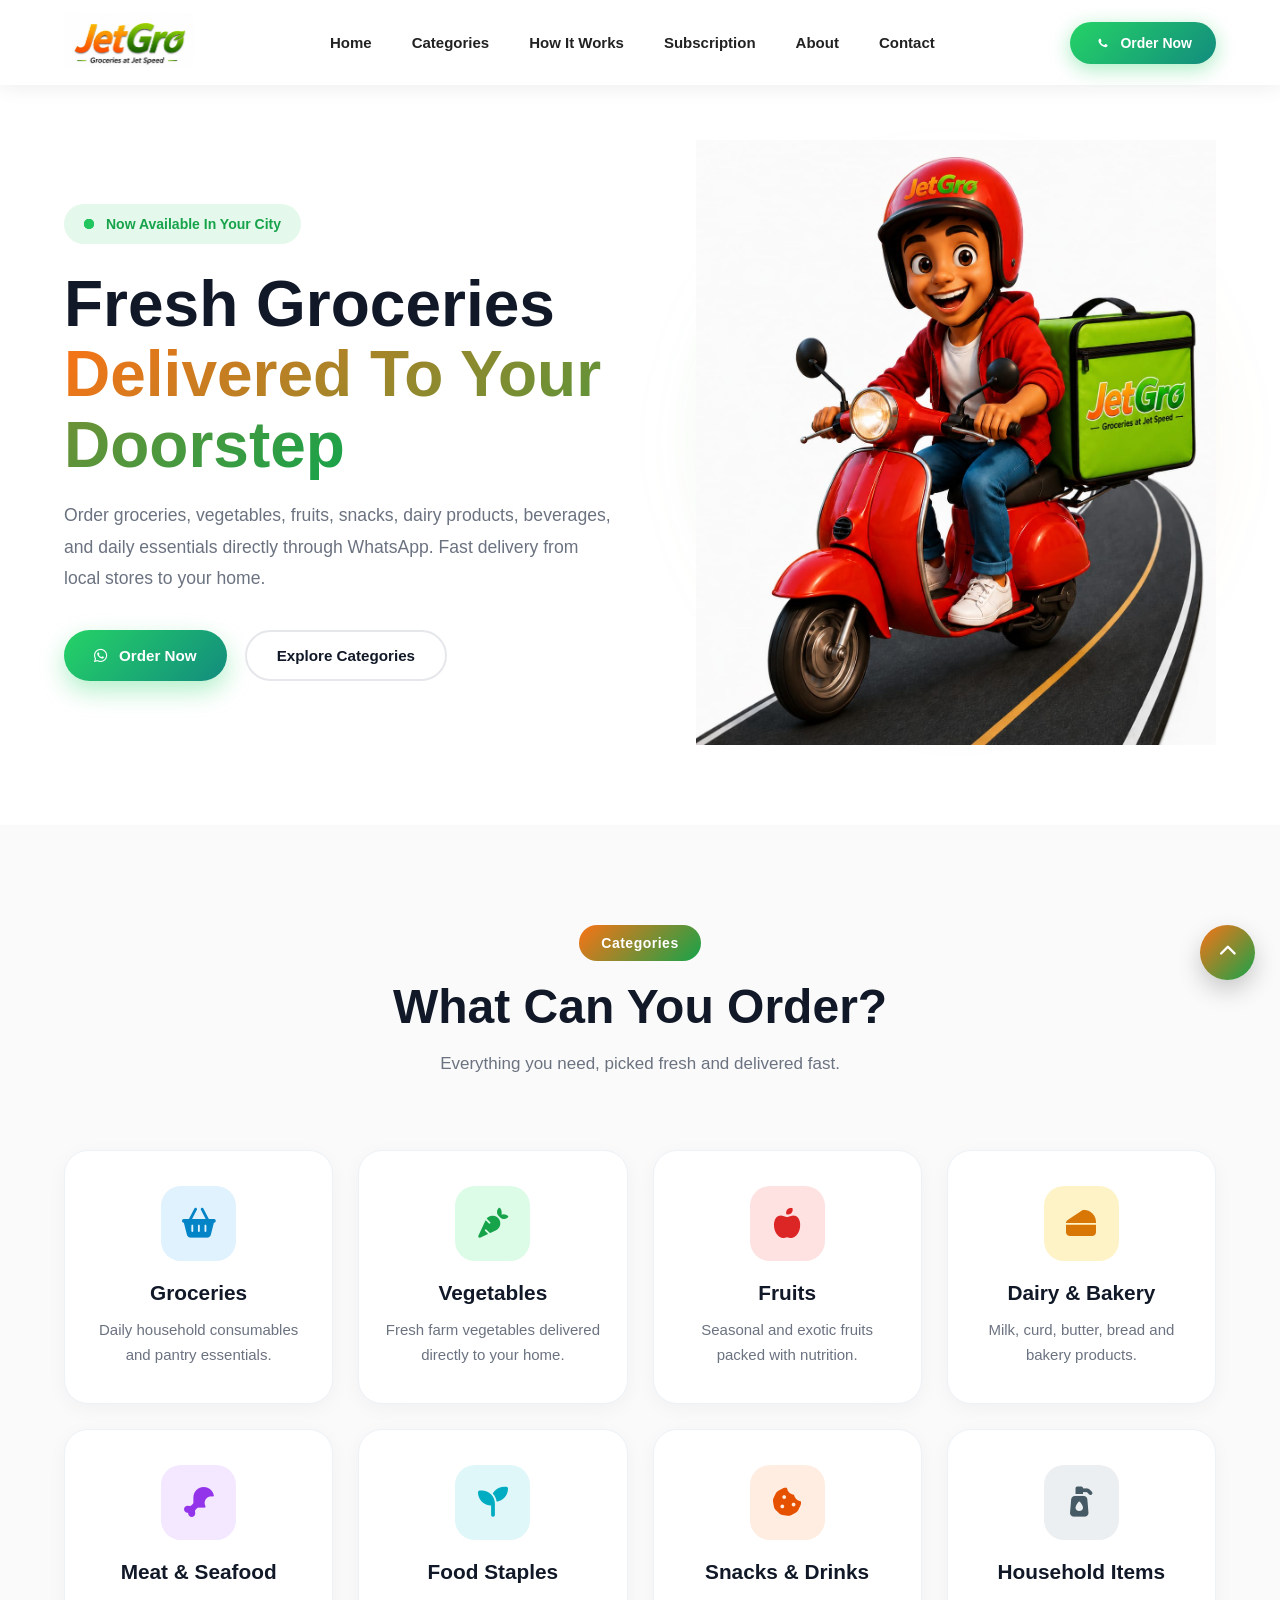
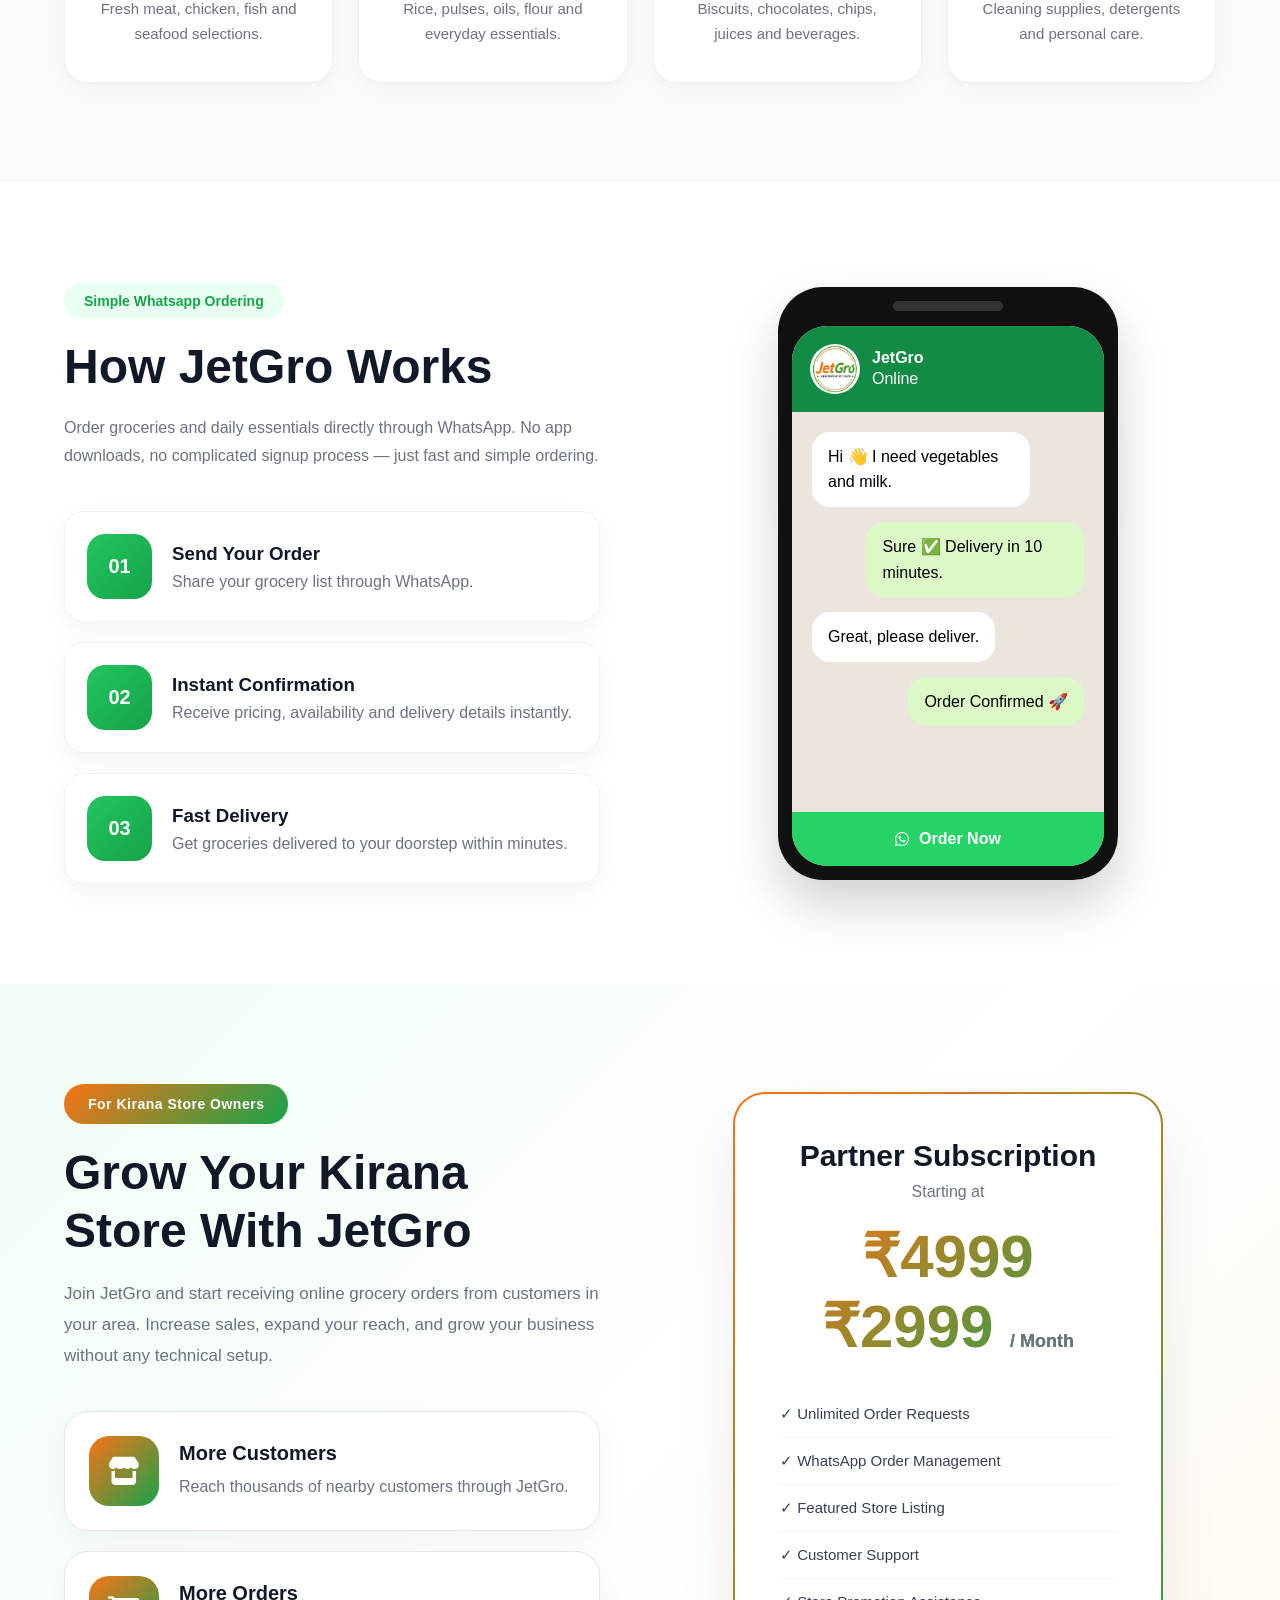
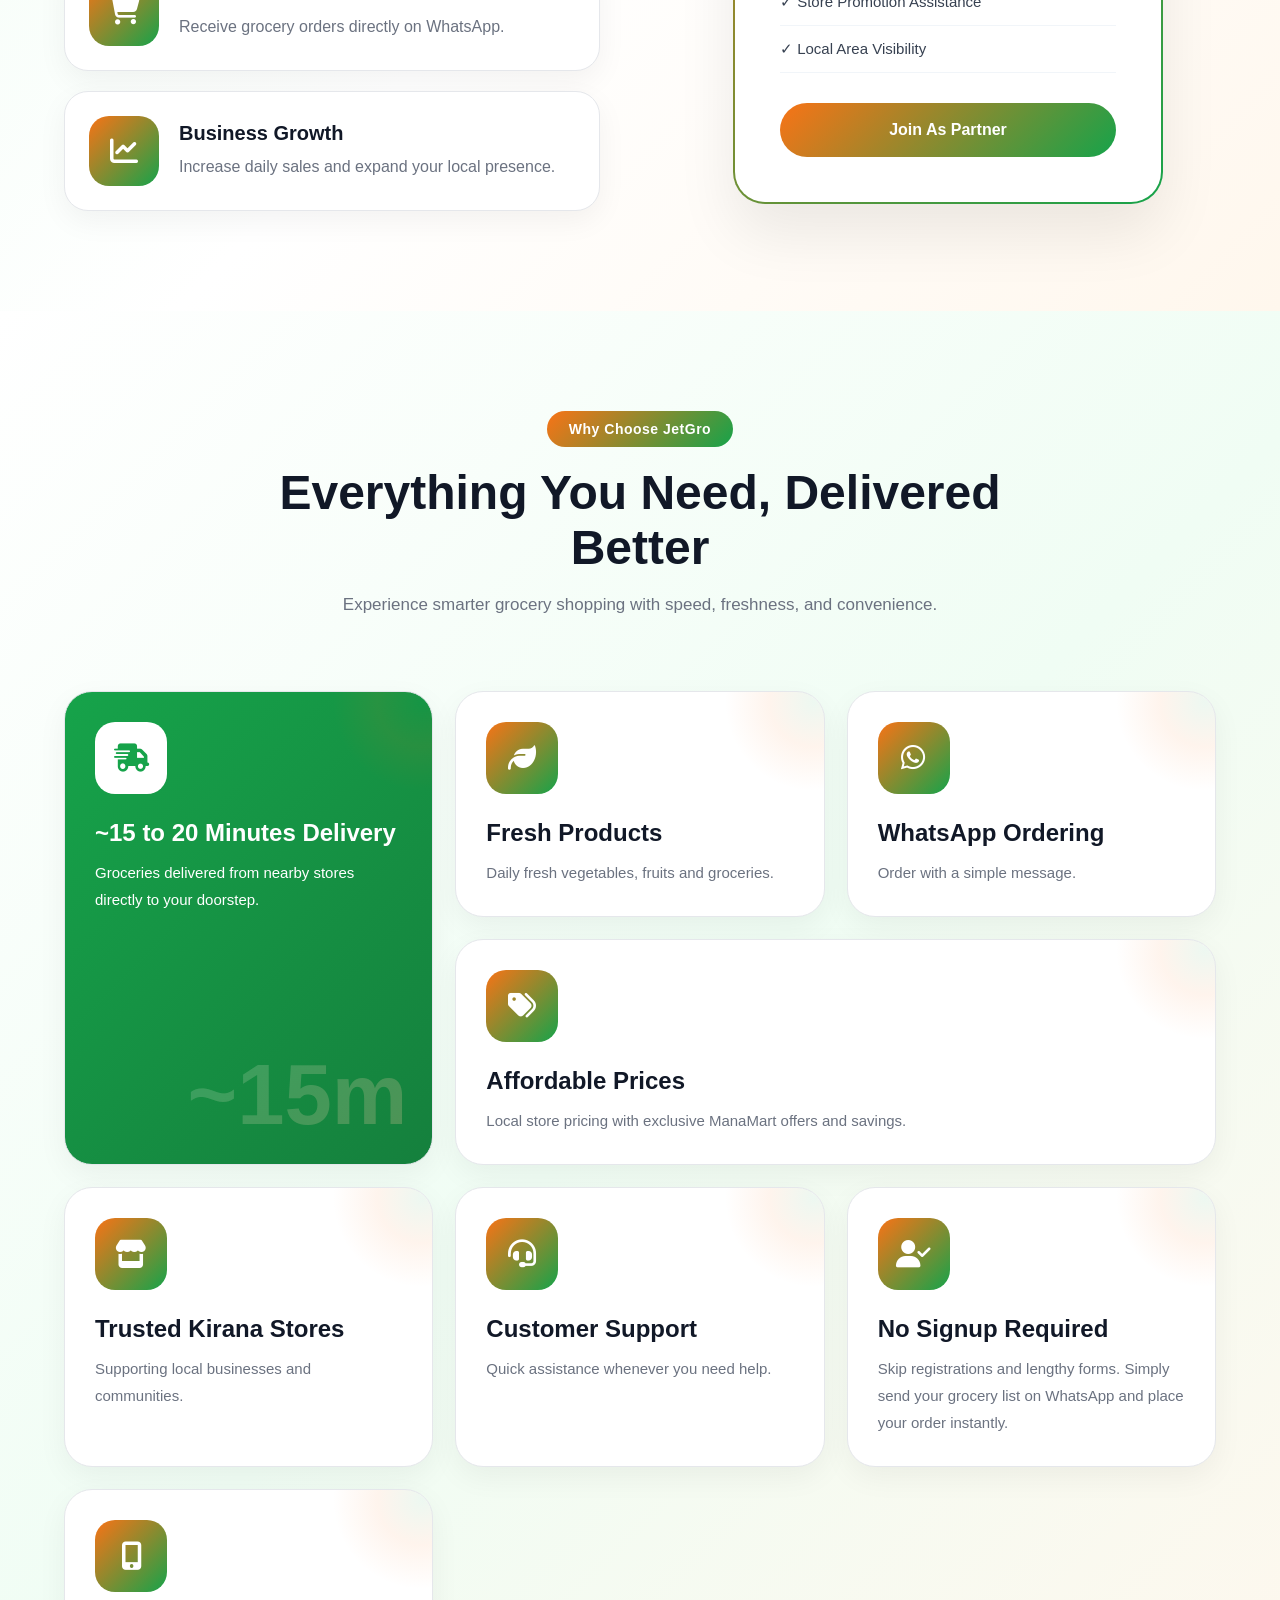
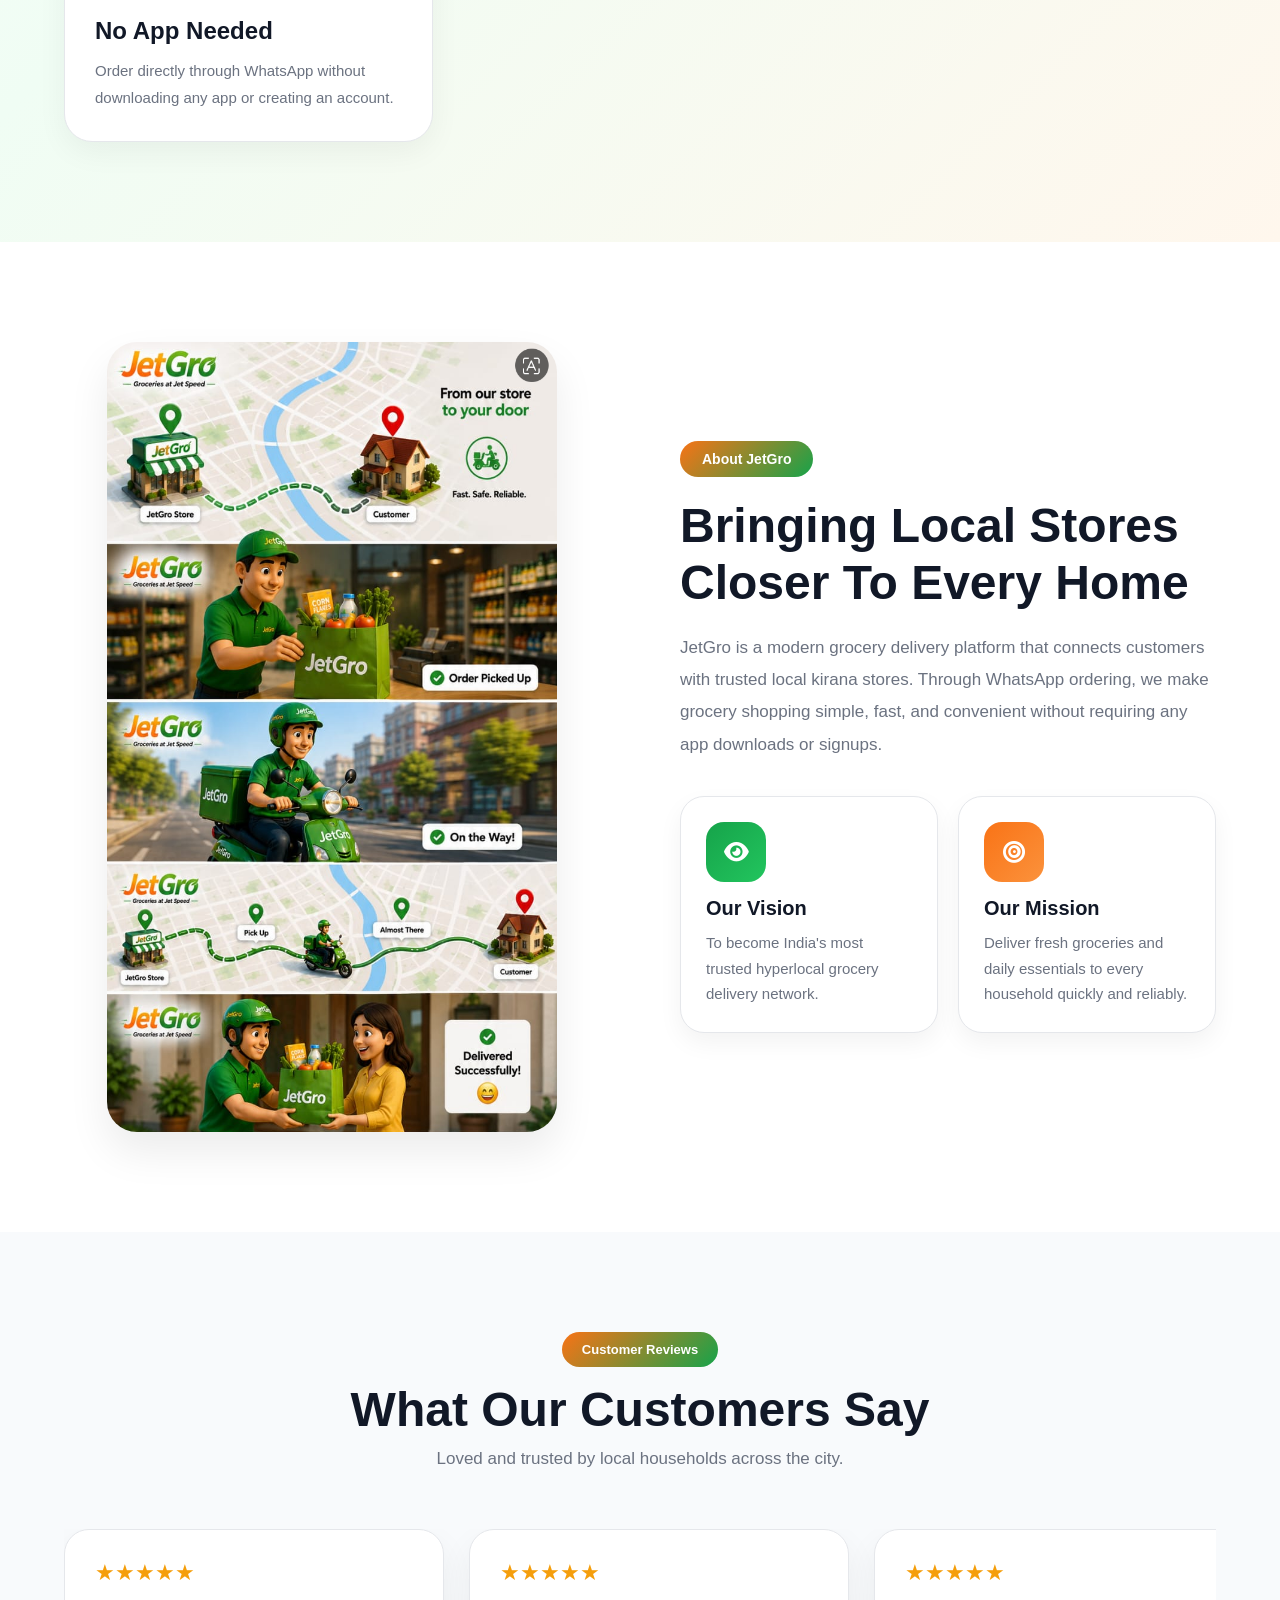
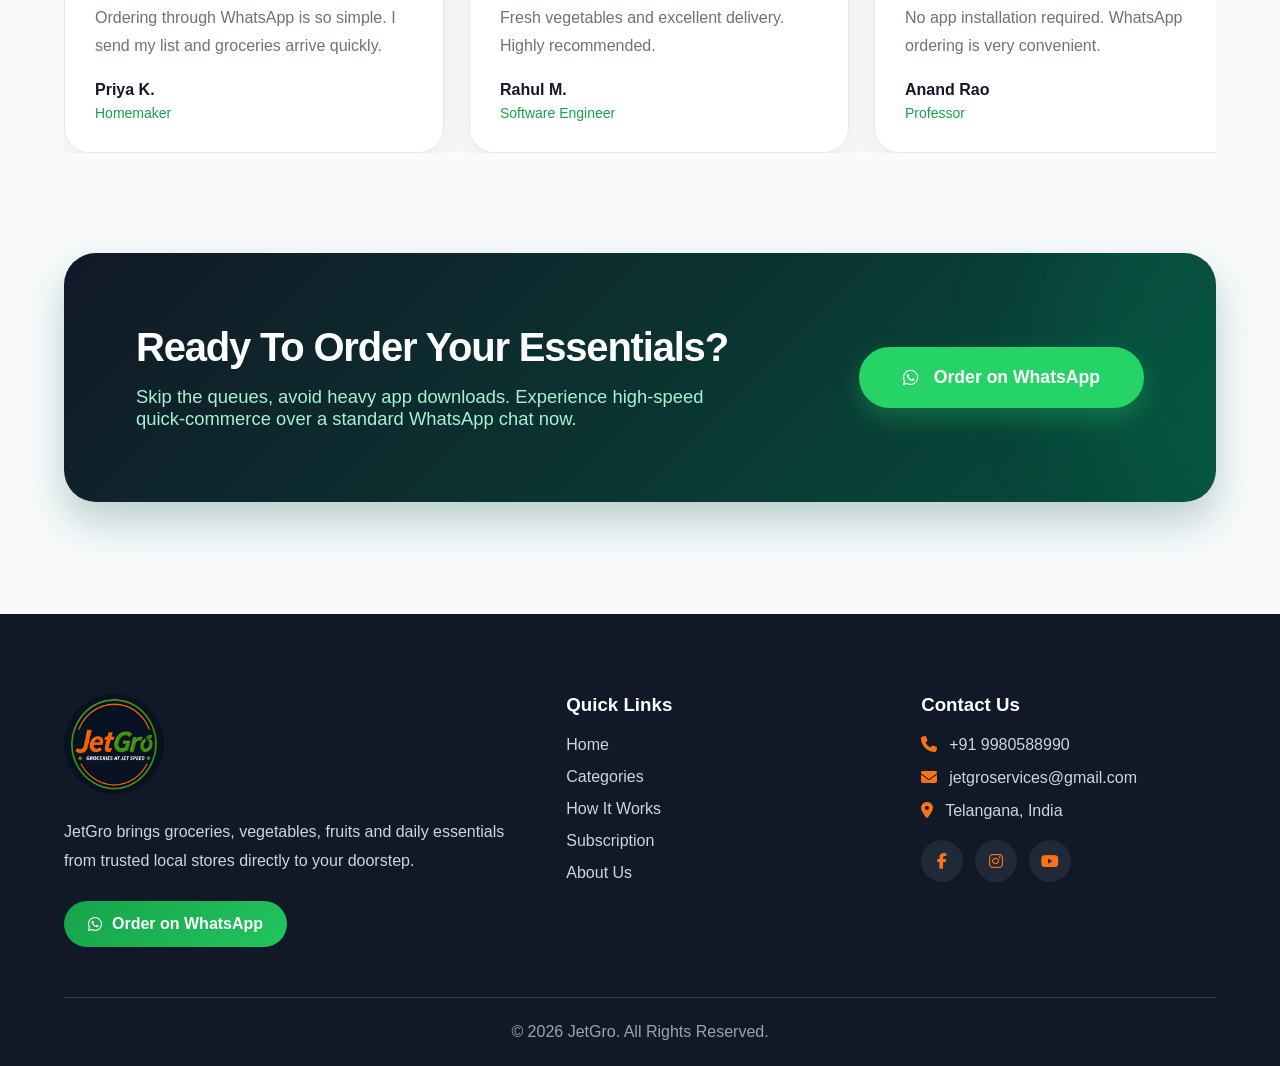
<file: index.html>
<!DOCTYPE html>
<html lang="en">
<head>
    <meta charset="UTF-8">
    <meta name="viewport" content="width=device-width, initial-scale=1.0">
    <title>-JetGro-Groceries At Jet Speed</title>
    <link rel="stylesheet" href="style.css">
    <meta name="description" content="ManaMart delivers groceries from local Kirana stores to your doorstep through WhatsApp ordering. No app required.">
     <link rel="preconnect" href="https://fonts.googleapis.com">
    <link rel="preconnect" href="https://fonts.gstatic.com" crossorigin>
    <link href="https://fonts.googleapis.com/css2?family=Plus+Jakarta+Sans:wght@400;500;600;700;800&display=swap" rel="stylesheet">
    <link rel="stylesheet" href="https://cdnjs.cloudflare.com/ajax/libs/font-awesome/6.4.0/css/all.min.css">
    <link rel="stylesheet" href="https://cdnjs.cloudflare.com/ajax/libs/font-awesome/6.5.1/css/all.min.css">
    <link href="https://fonts.googleapis.com/css2?family=Syne:wght@400;600;700;800&family=DM+Sans:ital,opsz,wght@0,9..40,300;0,9..40,400;0,9..40,500;0,9..40,600;1,9..40,300&display=swap" rel="stylesheet">
</head>
<body>


    <!--Navigation Bar-->


<header class="navbar">
    
    <div class="logo">
        <img src="jetgro logo.png" alt="JetGro">
    </div>

    <nav>
        <ul class="nav-links" id="navLinks">
            <li><a href="#">Home</a></li>
            <li><a href="#categories">Categories</a></li>
            <li><a href="#how-it-works">How It Works</a></li>
            <li><a href="#subscription">Subscription</a></li>
            <li><a href="#our-story">About</a></li>
            <li><a href="#footer1">Contact</a></li>
        </ul>

    
    </nav>

    <div class="nav-right">

        <a href="https://wa.me/919490920566" class="nav-button" target="_blank">
            <svg viewBox="0 0 24 24" fill="currentColor">
                <path d="M17.472 14.382c-.297-.149-1.758-.867-2.03-.967-.273-.099-.471-.148-.67.15-.197.297-.767.966-.94 1.164-.173.199-.347.223-.644.075-.297-.15-1.255-.463-2.39-1.475-.883-.788-1.48-1.761-1.653-2.059-.173-.297-.018-.458.13-.606.134-.133.298-.347.446-.52.149-.174.198-.298.298-.497.099-.198.05-.371-.025-.52-.075-.149-.669-1.612-.916-2.207-.242-.579-.487-.5-.669-.51-.173-.008-.371-.01-.57-.01-.198 0-.52.074-.792.372-.272.297-1.04 1.016-1.04 2.479 0 1.462 1.065 2.875 1.213 3.074.149.198 2.096 3.2 5.077 4.487.709.306 1.262.489 1.694.625.712.227 1.36.195 1.871.118.571-.085 1.758-.719 2.006-1.413.248-.694.248-1.289.173-1.413-.074-.124-.272-.198-.57-.347z"/>
            </svg>
            Order Now
        </a>

        <button class="hamburger" id="hamburger">
            ☰
        </button>

    </div>

</header>



     <!--Hero Section-->





<section class="hero-section" id="Home">

    <div class="container hero-container">

        <!-- Left Content -->
        <div class="hero-content">

            <div class="tagline">
                <span class="ring-dot"></span>
                <span>Now Available In Your City</span>
            </div>

            <h1 class="hero-title">
                Fresh Groceries <br>
                <span class="text-gradient">
                    Delivered To Your Doorstep
                </span>
            </h1>

            <p class="hero-desc">
                Order groceries, vegetables, fruits, snacks, dairy products,
                beverages, and daily essentials directly through WhatsApp.
                Fast delivery from local stores to your home.
            </p>

            <div class="hero-buttons">

                <a href="https://wa.me/919490920566?text=Hi"
                   target="_blank"
                   class="btn btn-primary">
                    <i class="fab fa-whatsapp"></i>
                    Order Now
                </a>

                <a href="#categories" class="btn btn-secondary">
                    Explore Categories
                </a>

            </div>

        </div>

        <!-- Right Image -->
        <div class="hero-image-container">

            <div class="hero-blob"></div>

            <img src="bike.jpeg"
                 alt="ManaMart Delivery"
                 class="hero-img">

        </div>

    </div>

</section>


  

     <!--what can we order-->




<section id="categories" class="categories-section">

    <div class="container">

        <div class="section-header">
            <span class="section-tag">Categories</span>
            <h2 class="section-title">What Can You Order?</h2>
            <p class="section-subtitle">
                Everything you need, picked fresh and delivered fast.
            </p>
        </div>

        <div class="categories-grid">

            <div class="category-card reveal">
                <div class="category-icon color-1">
                    <i class="fas fa-shopping-basket"></i>
                </div>
                <h3>Groceries</h3>
                <p>Daily household consumables and pantry essentials.</p>
            </div>

            <div class="category-card reveal">
                <div class="category-icon color-2">
                    <i class="fas fa-carrot"></i>
                </div>
                <h3>Vegetables</h3>
                <p>Fresh farm vegetables delivered directly to your home.</p>
            </div>

            <div class="category-card reveal">
                <div class="category-icon color-3">
                    <i class="fas fa-apple-alt"></i>
                </div>
                <h3>Fruits</h3>
                <p>Seasonal and exotic fruits packed with nutrition.</p>
            </div>

            <div class="category-card reveal">
                <div class="category-icon color-4">
                    <i class="fas fa-cheese"></i>
                </div>
                <h3>Dairy & Bakery</h3>
                <p>Milk, curd, butter, bread and bakery products.</p>
            </div>

            <div class="category-card reveal">
                <div class="category-icon color-5">
                    <i class="fas fa-drumstick-bite"></i>
                </div>
                <h3>Meat & Seafood</h3>
                <p>Fresh meat, chicken, fish and seafood selections.</p>
            </div>

            <div class="category-card reveal">
                <div class="category-icon color-6">
                    <i class="fas fa-seedling"></i>
                </div>
                <h3>Food Staples</h3>
                <p>Rice, pulses, oils, flour and everyday essentials.</p>
            </div>

            <div class="category-card reveal">
                <div class="category-icon color-7">
                    <i class="fas fa-cookie-bite"></i>
                </div>
                <h3>Snacks & Drinks</h3>
                <p>Biscuits, chocolates, chips, juices and beverages.</p>
            </div>

            <div class="category-card reveal">
                <div class="category-icon color-8">
                    <i class="fas fa-pump-soap"></i>
                </div>
                <h3>Household Items</h3>
                <p>Cleaning supplies, detergents and personal care.</p>
            </div>

        </div>

    </div>

</section>





      <!--how it works-->





 <section class="works-section" id="how-it-works">

    <div class="works-left">

        <span class="works-tag">
            Simple Whatsapp Ordering
        </span>

        <h2>How JetGro Works</h2>

        <p class="works-description">
            Order groceries and daily essentials directly through WhatsApp.
            No app downloads, no complicated signup process — just fast and simple ordering.
        </p>

        <div class="steps-wrapper">

            <div class="work-step">
                <div class="step-number">01</div>

                <div class="step-content">
                    <h3>Send Your Order</h3>
                    <p>Share your grocery list through WhatsApp.</p>
                </div>
            </div>

            <div class="work-step">
                <div class="step-number">02</div>

                <div class="step-content">
                    <h3>Instant Confirmation</h3>
                    <p>Receive pricing, availability and delivery details instantly.</p>
                </div>
            </div>

            <div class="work-step">
                <div class="step-number">03</div>

                <div class="step-content">
                    <h3>Fast Delivery</h3>
                    <p>Get groceries delivered to your doorstep within minutes.</p>
                </div>
            </div>

        </div>

    </div>

    <div class="works-right">

        <div class="phone-container">

            <div class="phone-notch"></div>

            <div class="phone-screen">

                <div class="chat-header">

                    <img src="jetgrodp.jpeg" alt="JetGro DP">

                    <div>
                        <h4>JetGro</h4>
                        <span>Online</span>
                    </div>

                </div>

                <div class="chat-area">

                    <div class="message customer">
                        Hi 👋 I need vegetables and milk.
                    </div>

                    <div class="message store">
                        Sure ✅ Delivery in 10 minutes.
                    </div>

                    <div class="message customer">
                        Great, please deliver.
                    </div>

                    <div class="message store">
                        Order Confirmed 🚀
                    </div>

                </div>

                <a href="https://wa.me/919490920566?text=Hi"
                   class="chat-btn"
                   target="_blank">

                    <i class="fab fa-whatsapp"></i>
                    Order Now

                </a>

            </div>

        </div>

    </div>

</section>



      <!-- Subscription Section -->



<section class="subscription-section" id="subscription">

    <div class="subscription-left">

        <span class="subscription-tag">
            For Kirana Store Owners
        </span>

        <h2>Grow Your Kirana Store With JetGro</h2>

        <p class="subscription-description">
            Join JetGro and start receiving online grocery orders from customers in your area.
            Increase sales, expand your reach, and grow your business without any technical setup.
        </p>

        <div class="subscription-benefits">

            <div class="benefit-card">
                <div class="benefit-icon">
                    <i class="fas fa-store"></i>
                </div>

                <div>
                    <h3>More Customers</h3>
                    <p>Reach thousands of nearby customers through JetGro.</p>
                </div>
            </div>

            <div class="benefit-card">
                <div class="benefit-icon">
                    <i class="fas fa-shopping-cart"></i>
                </div>

                <div>
                    <h3>More Orders</h3>
                    <p>Receive grocery orders directly on WhatsApp.</p>
                </div>
            </div>

            <div class="benefit-card">
                <div class="benefit-icon">
                    <i class="fas fa-chart-line"></i>
                </div>

                <div>
                    <h3>Business Growth</h3>
                    <p>Increase daily sales and expand your local presence.</p>
                </div>
            </div>

        </div>

    </div>

    <div class="subscription-right">

        <div class="subscription-card">

            <div class="subscription-header">
                <h3>Partner Subscription</h3>
                <span>Starting at</span>

                <div class="price">
                 <del>₹4999</del> ₹2999 <small>/ Month</small>
                </div>
            </div>

            <ul class="subscription-features">

                <li>✓ Unlimited Order Requests</li>
                <li>✓ WhatsApp Order Management</li>
                <li>✓ Featured Store Listing</li>
                <li>✓ Customer Support</li>
                <li>✓ Store Promotion Assistance</li>
                <li>✓ Local Area Visibility</li>

            </ul>

            <a href="https://docs.google.com/forms/d/e/1FAIpQLScGev2wZIT6mRET4z8fLim-FOxqXmonutkEa-9noOQAP6VOYg/viewform?usp=header"
               class="subscription-btn"
               target="_blank">

                Join As Partner

            </a>

        </div>

    </div>

</section>



       <!-- why choose us -->



<section class="why-section" id="why-manamart">

    <div class="section-header">
        <span class="section-tag">Why Choose JetGro</span>
        <h2>Everything You Need, Delivered Better</h2>
        <p>
            Experience smarter grocery shopping with speed, freshness, and convenience.
        </p>
    </div>

    <div class="bento-grid">

        <div class="bento-card large">
            <div class="icon-box">
                <i class="fas fa-shipping-fast"></i>
            </div>

            <h3>~15 to 20 Minutes Delivery</h3>

            <p>
                Groceries delivered from nearby stores directly to your doorstep.
            </p>

            <span class="big-number">~15m</span>
        </div>

        <div class="bento-card">
            <div class="icon-box">
                <i class="fas fa-leaf"></i>
            </div>

            <h3>Fresh Products</h3>

            <p>
                Daily fresh vegetables, fruits and groceries.
            </p>
        </div>

        <div class="bento-card">
            <div class="icon-box">
                <i class="fab fa-whatsapp"></i>
            </div>

            <h3>WhatsApp Ordering</h3>

            <p>
                Order with a simple message.
            </p>
        </div>

        <div class="bento-card wide">
            <div class="icon-box">
                <i class="fas fa-tags"></i>
            </div>

            <h3>Affordable Prices</h3>

            <p>
                Local store pricing with exclusive ManaMart offers and savings.
            </p>
        </div>

        <div class="bento-card">
            <div class="icon-box">
                <i class="fas fa-store"></i>
            </div>

            <h3>Trusted Kirana Stores</h3>

            <p>
                Supporting local businesses and communities.
            </p>
        </div>

        <div class="bento-card">
            <div class="icon-box">
                <i class="fas fa-headset"></i>
            </div>

            <h3>Customer Support</h3>

            <p>
                Quick assistance whenever you need help.
            </p>
        </div>

        <div class="bento-card">
    <div class="icon-box">
        <i class="fas fa-user-check"></i>
    </div>

    <h3>No Signup Required</h3>

    <p>
        Skip registrations and lengthy forms. Simply send your grocery list on WhatsApp and place your order instantly.
    </p>
</div>

<div class="bento-card">
    <div class="icon-box">
        <i class="fas fa-mobile-alt"></i>
    </div>

    <h3>No App Needed</h3>

    <p>
        Order directly through WhatsApp without downloading any app or creating an account.
    </p>
</div>

    </div>

</section>




       <!--about grozo -->



<section id="our-story" class="manamart-story">

    <div class="story-wrapper">

        <div class="story-photo-area">
            <img src="stepsmap.png"
                 alt="JetGro Steps Map"
                 class="story-photo">
        </div>

        <div class="story-details">

            <span class="story-badge">
                About JetGro
            </span>

            <h2 class="story-heading">
                Bringing Local Stores Closer To Every Home
            </h2>

            <p class="story-text">
                JetGro is a modern grocery delivery platform that connects
                customers with trusted local kirana stores. Through WhatsApp
                ordering, we make grocery shopping simple, fast, and convenient
                without requiring any app downloads or signups.
            </p>

            <div class="story-highlights">

                <div class="highlight-box">
                    <div class="highlight-icon green-box">
                        <i class="fas fa-eye"></i>
                    </div>

                    <h4>Our Vision</h4>

                    <p>
                        To become India's most trusted hyperlocal grocery
                        delivery network.
                    </p>
                </div>

                <div class="highlight-box">
                    <div class="highlight-icon orange-box">
                        <i class="fas fa-bullseye"></i>
                    </div>

                    <h4>Our Mission</h4>

                    <p>
                        Deliver fresh groceries and daily essentials
                        to every household quickly and reliably.
                    </p>
                </div>

            </div>

        </div>

    </div>

</section>




        <!--customer reviews-->




    <section class="customer-reviews">

    <div class="review-header">
        <span class="review-tag">Customer Reviews</span>

        <h2>What Our Customers Say</h2>

        <p>
            Loved and trusted by local households across the city.
        </p>
    </div>

    <div class="review-slider">

        <div class="review-track">

            <!-- CARD 1 -->
            <div class="review-card">

                <div class="review-stars">
                    ★★★★★
                </div>

                <p>
                    Ordering through WhatsApp is so simple.
                    I send my list and groceries arrive quickly.
                </p>

                <h4>Priya K.</h4>
                <span>Homemaker</span>

            </div>

            <!-- CARD 2 -->
            <div class="review-card">

                <div class="review-stars">
                    ★★★★★
                </div>

                <p>
                    Fresh vegetables and excellent delivery.
                    Highly recommended.
                </p>

                <h4>Rahul M.</h4>
                <span>Software Engineer</span>

            </div>

            <!-- CARD 3 -->
            <div class="review-card">

                <div class="review-stars">
                    ★★★★★
                </div>

                <p>
                    No app installation required.
                    WhatsApp ordering is very convenient.
                </p>

                <h4>Anand Rao</h4>
                <span>Professor</span>

            </div>

            <!-- DUPLICATES FOR LOOP -->

            <div class="review-card">

                <div class="review-stars">
                    ★★★★★
                </div>

                <p>
                    Ordering through WhatsApp is so simple.
                    I send my list and groceries arrive quickly.
                </p>

                <h4>Priya K.</h4>
                <span>Homemaker</span>

            </div>

            <div class="review-card">

                <div class="review-stars">
                    ★★★★★
                </div>

                <p>
                    Fresh vegetables and excellent delivery.
                    Highly recommended.
                </p>

                <h4>Rahul M.</h4>
                <span>Software Engineer</span>

            </div>

            <div class="review-card">

                <div class="review-stars">
                    ★★★★★
                </div>

                <p>
                    No app installation required.
                    WhatsApp ordering is very convenient.
                </p>

                <h4>Anand Rao</h4>
                <span>Professor</span>

            </div>

        </div>

    </div>

    </section>



        <!--banner-->


    <section class="cta-banner-section">
            <div class="container">
                <div class="cta-banner-card reveal">
                    <div class="cta-content">
                        <h2>Ready To Order Your Essentials?</h2>
                        <p>Skip the queues, avoid heavy app downloads. Experience high-speed quick-commerce over a standard WhatsApp chat now.</p>
                    </div>
                    <div class="cta-action">
                        <a href="https://wa.me/919490920566?text=Hi" target="_blank" rel="noopener noreferrer" class="btn btn-whatsapp-lg">
                            <i class="fab fa-whatsapp"></i> Order on WhatsApp
                        </a>
                    </div>
                </div>
            </div>
        </section>





        <!--footer-->


    <footer class="mm-footer" id="footer1">

    <div class="mm-footer-container">

        <!-- Brand -->

        <div class="mm-footer-brand">

            <img src="footerlogo.jpeg"
                 alt="JetGro Logo"
                 class="mm-footer-logo">

            <p>
                JetGro brings groceries, vegetables, fruits and daily essentials
                from trusted local stores directly to your doorstep.
            </p>

            <a href="https://wa.me/919490920566"
               target="_blank"
               class="footer-whatsapp">

                <i class="fab fa-whatsapp"></i>
                Order on WhatsApp

            </a>

        </div>

        <!-- Links -->

        <div class="mm-footer-links">

            <h3>Quick Links</h3>

            <ul>
                <li><a href="#Home">Home</a></li>
                <li><a href="#categories">Categories</a></li>
                <li><a href="#how-it-works">How It Works</a></li>
                <li><a href="#subscription">Subscription</a></li>
                <li><a href="aboutus.html">About Us</a></li>
            </ul>

        </div>

        <!-- Contact -->

        <div class="mm-footer-contact">

            <h3>Contact Us</h3>

            <p>
                <i class="fas fa-phone"></i>
                +91 9980588990
            </p>

            <p>
                <i class="fas fa-envelope"></i>
                jetgroservices@gmail.com
            </p>

            <p>
                <i class="fas fa-map-marker-alt"></i>
                Telangana, India
            </p>

            <div class="footer-socials">

                <a href="#">
                    <i class="fab fa-facebook-f"></i>
                </a>

                <a href="#">
                    <i class="fab fa-instagram"></i>
                </a>

                <a href="#">
                    <i class="fab fa-youtube"></i>
                </a>

            </div>

        </div>

    </div>

    <div class="mm-footer-bottom">

        <p>
            © 2026 JetGro. All Rights Reserved.
        </p>

    </div>

</footer>

<!-- Back To Top -->

<button id="backTopBtn">

    <i class="fas fa-chevron-up"></i>

</button>





 <script src="script.js"></script>   
</body>
</html>
</file>
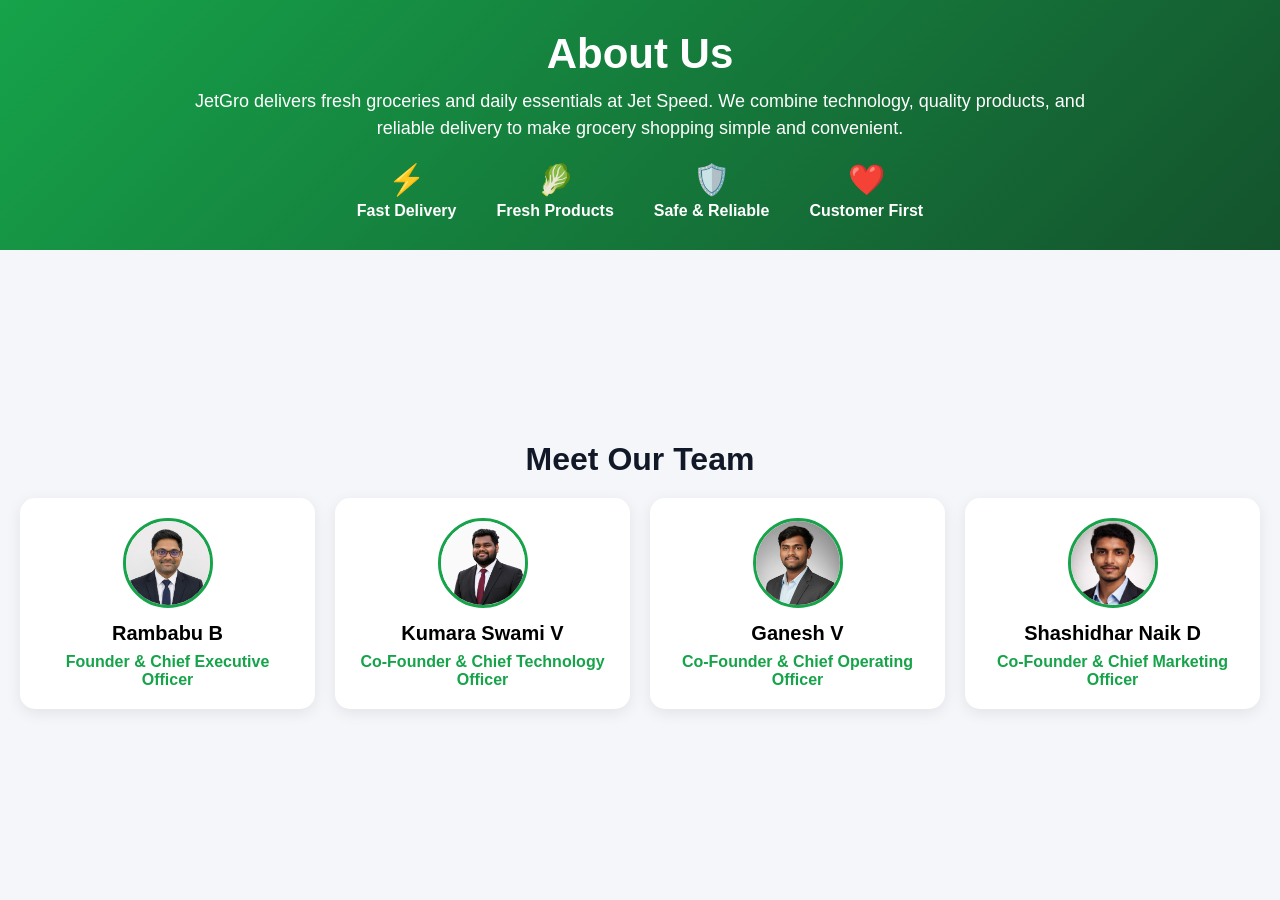
<file: aboutus.html>
<!DOCTYPE html>
<html>
<head>
<meta charset="UTF-8">
<meta name="viewport" content="width=device-width, initial-scale=1.0">

<title>JetGro About Us</title>

<style>
*{
    margin:0;
    padding:0;
    box-sizing:border-box;
    font-family:Arial,sans-serif;
}

body{
    height:100vh;
    overflow:hidden;
    background:#f4f6f9;
}

.container{
    height:100vh;
    display:flex;
    flex-direction:column;
}

.about-section{
    background:linear-gradient(135deg,#16a34a,#14532d);
    color:white;
    text-align:center;
    padding:30px 20px;
}

.about-section h1{
    font-size:42px;
    margin-bottom:10px;
}

.about-section p{
    max-width:900px;
    margin:auto;
    font-size:18px;
    line-height:1.5;
}

.features{
    display:flex;
    justify-content:center;
    gap:40px;
    margin-top:20px;
}

.feature{
    text-align:center;
}

.feature span{
    font-size:30px;
}

.feature h4{
    margin-top:5px;
}

.team-section{
    flex:1;
    display:flex;
    flex-direction:column;
    justify-content:center;
    padding:20px;
}

.team-title{
    text-align:center;
    font-size:32px;
    color:#111827;
    margin-bottom:20px;
}

.team-container{
    display:grid;
    grid-template-columns:repeat(4,1fr);
    gap:20px;
}

.team-card{
    background:#fff;
    padding:20px;
    border-radius:15px;
    text-align:center;
    box-shadow:0 4px 15px rgba(0,0,0,.08);
}

.team-card img{
    width:90px;
    height:90px;
    border-radius:50%;
    object-fit:cover;
    border:3px solid #16a34a;
    margin-bottom:10px;
}

.team-card h3{
    font-size:20px;
    margin-bottom:8px;
}

.team-card h4{
    color:#16a34a;
    font-size:16px;
}

@media(max-width:1024px){
    body{
        overflow:auto;
    }

    .team-container{
        grid-template-columns:repeat(2,1fr);
    }
}

@media(max-width:768px){
    .team-container{
        grid-template-columns:1fr;
    }
}
</style>
</head>

<body>

<div class="container">

    <div class="about-section">
        <h1>About Us</h1>

        <p>
            JetGro delivers fresh groceries and daily essentials at Jet Speed.
            We combine technology, quality products, and reliable delivery
            to make grocery shopping simple and convenient.
        </p>

        <div class="features">
            <div class="feature">
                <span>⚡</span>
                <h4>Fast Delivery</h4>
            </div>

            <div class="feature">
                <span>🥬</span>
                <h4>Fresh Products</h4>
            </div>

            <div class="feature">
                <span>🛡️</span>
                <h4>Safe & Reliable</h4>
            </div>

            <div class="feature">
                <span>❤️</span>
                <h4>Customer First</h4>
            </div>
        </div>
    </div>

    <div class="team-section">

        <h2 class="team-title">Meet Our Team</h2>

        <div class="team-container">

            <div class="team-card">
                <img src="rambabu.jpeg">
                <h3>Rambabu B</h3>
                <h4>Founder & Chief Executive Officer</h4>
            </div>

            <div class="team-card">
                <img src="vinay.jpeg">
                <h3>Kumara Swami V</h3>
                <h4> Co-Founder & Chief Technology Officer</h4>
            </div>

            <div class="team-card">
                <img src="Ganesh.png">
                <h3>Ganesh V</h3>
                <h4>Co-Founder & Chief Operating   Officer</h4>
            </div>

            <div class="team-card">
                <img src="shashi.png">
                <h3>Shashidhar Naik D</h3>
                <h4>Co-Founder & Chief Marketing Officer</h4>
            </div>

        </div>

    </div>

</div>

</body>
</html>
</file>
<file: style.css>
*{
    margin:0;
    padding:0;
    box-sizing:border-box;
}

body{
    font-family:'Poppins',sans-serif;
    background:#f8f9fa;
}


:root {
    --primary-color: #10B981;       /* Premium Quick-Comm Green */
    --primary-hover: #059669;
    --secondary-color: #F97316;     /* Vibrant Accent Orange */
    --secondary-hover: #EA580C;
    --dark-color: #111827;          /* Rich Charcoal */
    --light-color: #F9FAFB;         /* Pure Off-White background */
    --text-main: #374151;           /* Readable body typography color */
    --text-muted: #6B7280;          /* Subtitles and micro-copy color */
    --white: #FFFFFF;
    
    /* Modern Glassmorphism & Shadow values */
    --card-shadow: 0 10px 30px -5px rgba(0, 0, 0, 0.05);
    --hover-shadow: 0 20px 40px -10px rgba(16, 185, 129, 0.15);
    --glass-bg: rgba(255, 255, 255, 0.85);
    --glass-border: rgba(255, 255, 255, 0.4);
    
    /* System Typography Settings */
    --font-family: 'Plus Jakarta Sans', sans-serif;
    --transition-smooth: all 0.4s cubic-bezier(0.16, 1, 0.3, 1);
}




.btn {
    display: inline-flex;
    align-items: center;
    justify-content: center;
    gap: 0.75rem;
    padding: 0.85rem 2rem;
    font-weight: 600;
    font-size: 0.95rem;
    border-radius: 50px;
    cursor: pointer;
    transition: var(--transition-smooth);
    border: none;
}

.btn-primary {
    background-color: var(--primary-color);
    color: var(--white);
    box-shadow: 0 4px 14px rgba(16, 185, 129, 0.3);
}

.btn-primary:hover {
    background-color: var(--primary-hover);
    transform: translateY(-2px);
    box-shadow: 0 6px 20px rgba(16, 185, 129, 0.4);
}

.btn-secondary {
    background-color: var(--white);
    color: var(--dark-color);
    border: 1px solid #E5E7EB;
}

.btn-secondary:hover {
    background-color: var(--light-color);
    border-color: #D1D5DB;
    transform: translateY(-2px);
}

.btn-whatsapp {
    background-color: #25D366;
    color: var(--white);
    box-shadow: 0 4px 14px rgba(37, 211, 102, 0.3);
}

.btn-whatsapp:hover {
    background-color: #20ba5a;
    transform: translateY(-2px);
    box-shadow: 0 6px 20px rgba(37, 211, 102, 0.4);
}



/* NAVBAR */

.navbar{
    position:fixed;
    top:0;
    left:0;
    width:100%;
    height:85px;
    background:#fff;
    display:flex;
    align-items:center;
    justify-content:space-between;
    padding:0 5%;
    box-shadow:0 2px 20px rgba(0,0,0,0.08);
    z-index:1000;
}

.logo img{
    height:55px;
    width:auto;
}

/* NAV LINKS */

.nav-links{
    display:flex;
    align-items:center;
    gap:40px;
    list-style:none;
}

.nav-links a{
    text-decoration:none;
    color:#222;
    font-size:15px;
    font-weight:600;
    position:relative;
    transition:.3s;
}

.nav-links a:hover,
.nav-links a.active{
    color:#ff9800;
}

.nav-links a::after{
    content:'';
    position:absolute;
    left:0;
    bottom:-8px;
    width:0;
    height:2px;
    background:#ff9800;
    transition:.3s;
}

.nav-links a:hover::after,
.nav-links a.active::after{
    width:100%;
}

/* BUTTON */

.nav-right{
    display:flex;
    align-items:center;
    gap:15px;
}

.nav-button{
    display:flex;
    align-items:center;
    gap:8px;
    text-decoration:none;
    background:linear-gradient(135deg,#25D366,#128C7E);
    color:white;
    padding:12px 24px;
    border-radius:50px;
    font-size:14px;
    font-weight:600;
    box-shadow:0 5px 20px rgba(37,211,102,.4);
    transition:.3s;
}

.nav-button:hover{
    transform:translateY(-3px);
}

.nav-button svg{
    width:18px;
    height:18px;
}

/* HAMBURGER */

.hamburger{
    display:none;
    border:none;
    background:none;
    font-size:30px;
    cursor:pointer;
}

/* MOBILE */

@media(max-width:992px){

    .hamburger{
        display:block;
    }

    .nav-links{
        position:absolute;
        top:85px;
        left:-100%;
        width:100%;
        background:white;
        flex-direction:column;
        gap:25px;
        padding:30px 0;
        box-shadow:0 10px 20px rgba(0,0,0,0.08);
        transition:.4s;
    }

    .nav-links.active{
        left:0;
    }

    .nav-button{
        display:none;
    }
}


.mobile-toggle[aria-expanded="true"] .hamburger {
    background-color: transparent;
}
.mobile-toggle[aria-expanded="true"] .hamburger::before {
    transform: rotate(45deg);
    top: 0;
}
.mobile-toggle[aria-expanded="true"] .hamburger::after {
    transform: rotate(-45deg);
    bottom: 0;
}








/* HERO SECTION */


.hero-section{
    padding:140px 0 80px;
    background:#fff;
    overflow:hidden;
}

.container{
    width:90%;
    max-width:1200px;
    margin:auto;
}

.hero-container{
    display:grid;
    grid-template-columns:1.1fr 1fr;
    align-items:center;
    gap:60px;
}

/* Entrance Animation */

.hero-content{
    /* margin-top:-50px; */
    animation:slideLeft 1s ease forwards;
}

.hero-image-container{
    animation:slideRight 1s ease forwards;
}

@keyframes slideLeft{
    from{
        opacity:0;
        transform:translateX(-50px);
    }
    to{
        opacity:1;
        transform:translateX(0);
    }
}

@keyframes slideRight{
    from{
        opacity:0;
        transform:translateX(50px);
    }
    to{
        opacity:1;
        transform:translateX(0);
    }
}

/* Tagline */

.tagline{
    display:inline-flex;
    align-items:center;
    gap:12px;
    padding:12px 20px;
    border-radius:50px;
    background:rgba(34,197,94,0.12);
    color:#16a34a;
    font-size:14px;
    font-weight:600;
    margin-bottom:25px;
}

/* Ring Dot */

.ring-dot{
    width:10px;
    height:10px;
    background:#22c55e;
    border-radius:50%;
    position:relative;
}

.ring-dot::before,
.ring-dot::after{
    content:"";
    position:absolute;
    inset:0;
    border:2px solid #22c55e;
    border-radius:50%;
    animation:ringPulse 2s infinite;
}

.ring-dot::after{
    animation-delay:1s;
}

@keyframes ringPulse{
    from{
        transform:scale(1);
        opacity:1;
    }
    to{
        transform:scale(3.5);
        opacity:0;
    }
}

/* Title */

.hero-title{
    font-size:4rem;
    font-weight:800;
    line-height:1.1;
    color:#111827;
    margin-bottom:20px;
}

.text-gradient{
    background:linear-gradient(
        135deg,
        #f97316,
        #16a34a
    );
    -webkit-background-clip:text;
    -webkit-text-fill-color:transparent;
}

/* Description */

.hero-desc{
    font-size:1.1rem;
    line-height:1.8;
    color:#6b7280;
    max-width:550px;
    margin-bottom:35px;
}

/* Buttons */

.hero-buttons{
    display:flex;
    gap:18px;
    flex-wrap:wrap;
}

.btn{
    text-decoration:none;
    padding:15px 30px;
    border-radius:50px;
    font-weight:600;
    transition:.3s;
}

.btn-primary{
    background:linear-gradient(
        135deg,
        #25D366,
        #128C7E
    );
    color:#fff;
    box-shadow:0 10px 25px rgba(37,211,102,.35);
}

.btn-primary:hover{
    transform:translateY(-4px);
}

.btn-secondary{
    background:#fff;
    border:2px solid #e5e7eb;
    color:#111827;
}

.btn-secondary:hover{
    border-color:#16a34a;
    color:#16a34a;
}

/* Image Area */

.hero-image-container{
    position:relative;
    display:flex;
    justify-content:center;
    align-items:center;
}

.hero-blob{
    position:absolute;
    width:450px;
    height:450px;
    background:linear-gradient(
        135deg,
        rgba(34,197,94,.18),
        rgba(249,115,22,.15)
    );
    border-radius:50%;
    filter:blur(45px);
    animation:floatBlob 6s ease-in-out infinite;
}

.hero-img{
    position:relative;
    z-index:2;
    max-width:520px;
    width:100%;
    height:auto;
    animation:floatImage 4s ease-in-out infinite;
}

@keyframes floatBlob{
    0%,100%{
        transform:translateY(0);
    }
    50%{
        transform:translateY(-20px);
    }
}

@keyframes floatImage{
    0%,100%{
        transform:translateY(0);
    }
    50%{
        transform:translateY(-12px);
    }
}

/* Responsive */

@media(max-width:992px){

    .hero-container{
        grid-template-columns:1fr;
        text-align:center;
    }

    .hero-content{
        order:2;
    }

    .hero-image-container{
        order:1;
    }

    .hero-desc{
        margin-left:auto;
        margin-right:auto;
    }

    .hero-buttons{
        justify-content:center;
    }

    .hero-title{
        font-size:3rem;
    }

    .hero-img{
        max-width:420px;
    }
}

@media(max-width:576px){

    .hero-section{
        padding:120px 0 60px;
    }

    .hero-title{
        font-size:2.3rem;
    }

    .hero-desc{
        font-size:1rem;
    }

    .hero-img{
        max-width:320px;
    }

    .hero-blob{
        width:280px;
        height:280px;
    }

    .btn{
        width:100%;
        text-align:center;
    }
}




@media(max-width:576px){

    .hero-content{
        box-shadow:
        0 8px 30px rgba(0,0,0,.06);
    }

    .hero-image-container{
        position:relative;
    }

    .hero-image-container::after{
        content:"10-30 Min Delivery";
        position:absolute;
        bottom:10px;
        right:20px;
        background:#fff;
        padding:10px 14px;
        border-radius:30px;
        font-size:12px;
        font-weight:700;
        color:#16a34a;
        box-shadow:0 6px 20px rgba(0,0,0,.08);
        z-index:10;
    }
}


/* what can we or/* =====================
   CATEGORIES SECTION
===================== */

.categories-section{
    padding:100px 0;
    background:#fafafa;
}

.container{
    width:90%;
    max-width:1200px;
    margin:auto;
}

/* HEADER */

.section-header{
    text-align:center;
    margin-bottom:60px;
}

.section-tag{
    display:inline-block;
    background:#e8fff1;
    color:#16a34a;
    padding:8px 18px;
    border-radius:50px;
    font-size:14px;
    font-weight:600;
    margin-bottom:15px;
}

.section-title{
    font-size:2.8rem;
    font-weight:800;
    color:#111827;
    margin-bottom:15px;
}

.section-subtitle{
    color:#6b7280;
    max-width:600px;
    margin:auto;
    font-size:1.05rem;
}

/* GRID */

.categories-grid{
    display:grid;
    grid-template-columns:repeat(auto-fit,minmax(260px,1fr));
    gap:25px;
}

/* CARD */

.category-card{
    background:#fff;
    border-radius:24px;
    padding:35px 25px;

    text-align:center;

    border:1px solid #edf2f7;

    transition:0.35s ease;

    box-shadow:
    0 5px 20px rgba(0,0,0,.04);
}

.category-card:hover{
    transform:translateY(-10px);
    box-shadow:
    0 20px 40px rgba(0,0,0,.08);
}

/* ICON */

.category-icon{
    width:75px;
    height:75px;

    margin:0 auto 20px;

    display:flex;
    justify-content:center;
    align-items:center;

    border-radius:20px;

    font-size:30px;

    transition:.4s;
}

.category-card:hover .category-icon{
    transform:rotate(8deg) scale(1.1);
}

/* COLORS */

.color-1{
    background:#E0F2FE;
    color:#0284C7;
}

.color-2{
    background:#DCFCE7;
    color:#16A34A;
}

.color-3{
    background:#FEE2E2;
    color:#DC2626;
}

.color-4{
    background:#FEF3C7;
    color:#D97706;
}

.color-5{
    background:#F3E8FF;
    color:#9333EA;
}

.color-6{
    background:#E0F7FA;
    color:#00ACC1;
}

.color-7{
    background:#FFEDE1;
    color:#E65100;
}

.color-8{
    background:#ECEFF1;
    color:#455A64;
}

/* TEXT */

.category-card h3{
    font-size:1.3rem;
    font-weight:700;
    color:#111827;
    margin-bottom:12px;
}

.category-card p{
    color:#6b7280;
    font-size:15px;
    line-height:1.7;
}

/* REVEAL ANIMATION */

.reveal{
    opacity:0;
    transform:translateY(40px);
    transition:all .8s ease;
}

.reveal.active{
    opacity:1;
    transform:translateY(0);
}

/* MOBILE */

@media(max-width:768px){

    .categories-section{
        padding:80px 0;
    }

    .section-title{
        font-size:2rem;
    }

    .categories-grid{
        gap:20px;
    }

}


/* =========================
   MOBILE APP STYLE
========================= */

@media (max-width:768px){

    .categories-section{
        padding:60px 0;
    }

    .section-header{
        margin-bottom:35px;
    }

    .section-title{
        font-size:1.8rem;
    }

    .section-subtitle{
        font-size:14px;
    }

    .categories-grid{
        display:grid;
        grid-template-columns:repeat(4,1fr);
        gap:16px;
    }

    .category-card{
        background:transparent;
        border:none;
        box-shadow:none;
        padding:0;
        text-align:center;
    }

    .category-card:hover{
        transform:none;
        box-shadow:none;
    }

    .category-icon{
        width:65px;
        height:65px;
        margin:0 auto 10px;
        border-radius:50%;
        font-size:24px;
    }

    .category-card h3{
        font-size:12px;
        font-weight:600;
        line-height:1.4;
        margin-bottom:0;
    }

    .category-card p{
        display:none;
    }

}


/* how it works section */








.works-section{
    padding:100px 5%;
    display:grid;
    grid-template-columns:1fr 1fr;
    gap:80px;
    align-items:center;
    background:#fff;
}

/* LEFT */

.works-tag{
    display:inline-block;
    padding:10px 20px;
    border-radius:50px;
    background:#e8fff1;
    color:#16a34a;
    font-size:14px;
    font-weight:600;
    margin-bottom:20px;
}

.works-left h2{
    font-size:3rem;
    color:#111827;
    margin-bottom:20px;
}

.works-description{
    color:#6b7280;
    line-height:1.8;
    margin-bottom:40px;
}

.steps-wrapper{
    display:flex;
    flex-direction:column;
    gap:20px;
}

.work-step{
    display:flex;
    gap:20px;
    align-items:center;
    padding:22px;
    border-radius:20px;
    background:#fff;
    border:1px solid #eef2f7;
    box-shadow:0 8px 25px rgba(0,0,0,.05);
    transition:.3s;
}

.work-step:hover{
    transform:translateY(-5px);
}

.step-number{
    width:65px;
    height:65px;
    border-radius:18px;
    display:flex;
    justify-content:center;
    align-items:center;
    background:linear-gradient(
        135deg,
        #22c55e,
        #16a34a
    );
    color:white;
    font-size:20px;
    font-weight:700;
}

.step-content h3{
    margin-bottom:8px;
    color:#111827;
}

.step-content p{
    color:#6b7280;
}

/* RIGHT */

.works-right{
    display:flex;
    justify-content:center;
    position:relative;
}

.works-right::before{
    content:"";
    position:absolute;
    width:380px;
    height:380px;
    background:radial-gradient(
        rgba(34,197,94,.25),
        transparent 70%
    );
    border-radius:50%;
    animation:pulseGlow 4s infinite;
}

@keyframes pulseGlow{
    50%{
        transform:scale(1.15);
    }
}

/* PHONE */

.phone-container{
    width:340px;
    background:#111;
    padding:14px;
    border-radius:45px;
    position:relative;
    z-index:2;

    box-shadow:
    0 25px 50px rgba(0,0,0,.18);

    animation:floatPhone 5s ease-in-out infinite;
}

@keyframes floatPhone{
    50%{
        transform:translateY(-15px);
    }
}

.phone-notch{
    width:110px;
    height:10px;
    background:#333;
    border-radius:20px;
    margin:0 auto 15px;
}

.phone-screen{
    background:#ece5dd;
    border-radius:35px;
    overflow:hidden;
}

/* HEADER */

.chat-header{
    background:#128c45;
    color:#fff;
    padding:18px;
    display:flex;
    align-items:center;
    gap:12px;
}

.chat-header img{
    width:50px;
    height:50px;
    border-radius:50%;
}

.chat-header h4{
    margin-bottom:3px;
}

/* CHAT */

.chat-area{
    padding:20px;
    display:flex;
    flex-direction:column;
    gap:15px;
    min-height:400px;
}

.message{
    padding:12px 16px;
    border-radius:18px;
    max-width:80%;
    line-height:1.6;
}

.customer{
    background:white;
    align-self:flex-start;
}

.store{
    background:#dcf8c6;
    align-self:flex-end;
}

/* BUTTON */

.chat-btn{
    display:flex;
    justify-content:center;
    align-items:center;
    gap:10px;

    padding:18px;

    background:#25d366;
    color:white;
    text-decoration:none;
    font-weight:600;

    transition:.3s;
}

.chat-btn:hover{
    background:#128c45;
}

.hidden{
    opacity:0;
    transform:translateY(40px);
    transition:.8s;
}

.show{
    opacity:1;
    transform:translateY(0);
}

@media(max-width:992px){

    .works-section{
        grid-template-columns:1fr;
        text-align:center;
    }

    .work-step{
        text-align:left;
    }

    .works-left h2{
        font-size:2.3rem;
    }
}

@media(max-width:576px){

    .phone-container{
        width:100%;
        max-width:300px;
    }

    .works-left h2{
        font-size:2rem;
    }

    .work-step{
        padding:18px;
    }

    .step-number{
        width:55px;
        height:55px;
    }
}



@media(max-width:576px){

    .steps-wrapper{
        position:relative;
    }

    .work-step{
        background:#fff;
        border:none;
    }

    .work-step:active{
        transform:scale(.98);
    }

    .works-left{
        background:#fafafa;
        padding:20px;
        border-radius:24px;
    }
}


/* subscribe section */

/* ==========================================
   MANA MART STORE PARTNER SECTION
========================================== */

.subscription-section{
    padding:100px 5%;
    display:grid;
    grid-template-columns:1fr 1fr;
    gap:80px;
    align-items:center;

    background:linear-gradient(
        135deg,
        #f0fdf4 0%,
        #ffffff 50%,
        #fff7ed 100%
    );
}

/* LEFT CONTENT */

.subscription-tag{
    display:inline-block;
    padding:12px 24px;
    border-radius:50px;

    background:linear-gradient(
        135deg,
         #f97316,
        #16a34a
    );

    color:white;
    font-size:14px;
    font-weight:600;
    letter-spacing:0.5px;
    margin-bottom:20px;
}

.subscription-left h2{
    font-size:3rem;
    color:#111827;
    margin-bottom:20px;
    line-height:1.2;
}

.subscription-description{
    color:#6b7280;
    font-size:17px;
    line-height:1.8;
    margin-bottom:40px;
}

/* BENEFITS */

.subscription-benefits{
    display:flex;
    flex-direction:column;
    gap:20px;
}

.benefit-card{
    display:flex;
    align-items:center;
    gap:20px;

    padding:24px;

    background:white;
    border-radius:24px;

    border:1px solid #e5e7eb;

    box-shadow:
    0 10px 30px rgba(0,0,0,0.05);

    transition:all .35s ease;
}

.benefit-card:hover{
    transform:translateY(-8px);

    border-color:#f97316;

    box-shadow:
    0 20px 40px rgba(249,115,22,0.15);
}

.benefit-icon{
    width:70px;
    height:70px;

    border-radius:20px;

    background:linear-gradient(
        135deg,
         #f97316,
        #16a34a
    );

    display:flex;
    align-items:center;
    justify-content:center;

    color:white;
    font-size:28px;

    flex-shrink:0;
}

.benefit-card h3{
    font-size:20px;
    margin-bottom:8px;
    color:#111827;
}

.benefit-card p{
    color:#6b7280;
    line-height:1.7;
}

/* RIGHT SIDE */

.subscription-right{
    display:flex;
    justify-content:center;
    position:relative;
}

.subscription-right::before{
    content:'';

    position:absolute;

    width:420px;
    height:420px;

    background:
    radial-gradient(
        rgba(22,163,74,0.20),
        rgba(249,115,22,0.15),
        transparent 70%
    );

    border-radius:50%;

    animation:partnerGlow 4s infinite ease-in-out;
}

@keyframes partnerGlow{

    0%{
        transform:scale(1);
    }

    50%{
        transform:scale(1.15);
    }

    100%{
        transform:scale(1);
    }

}

/* PARTNER CARD */

.subscription-card{
    width:100%;
    max-width:430px;

    background:white;

    padding:45px;

    border-radius:32px;

    position:relative;
    z-index:2;

    border:2px solid transparent;

    background-image:
        linear-gradient(white,white),
        linear-gradient(
            135deg,
             #f97316,
            #16a34a
        );

    background-origin:border-box;
    background-clip:padding-box,border-box;

    box-shadow:
    0 30px 60px rgba(0,0,0,0.08);

    transition:.4s;
}

.subscription-card:hover{
    transform:translateY(-10px);
}

/* HEADER */

.subscription-header{
    text-align:center;
    margin-bottom:30px;
}

.subscription-header h3{
    font-size:30px;
    color:#111827;
    margin-bottom:10px;
}

.subscription-header span{
    color:#6b7280;
}

.price{
    font-size:60px;
    font-weight:800;
    margin-top:20px;

    background:linear-gradient(
        135deg,
         #f97316,
        #16a34a
    );

    -webkit-background-clip:text;
    -webkit-text-fill-color:transparent;
}

.price small{
    font-size:18px;
    color:#6b7280;
    -webkit-text-fill-color:#6b7280;
}

/* FEATURES */

.subscription-features{
    list-style:none;
    margin:30px 0;
}

.subscription-features li{
    padding:14px 0;
    color:#374151;
    border-bottom:1px solid #f1f5f9;
    font-size:15px;
}

/* BUTTON */

.subscription-btn{
    display:block;

    text-align:center;

    padding:18px;

    border-radius:50px;

    text-decoration:none;

    color:white;

    font-size:16px;
    font-weight:700;

    background:linear-gradient(
        135deg,
         #f97316,
        #16a34a
    );

    transition:.35s ease;
}

.subscription-btn:hover{
    transform:translateY(-4px);

    box-shadow:
    0 15px 30px rgba(249,115,22,0.25);
}

/* RESPONSIVE */

@media(max-width:992px){

    .subscription-section{
        grid-template-columns:1fr;
        gap:60px;
    }

    .subscription-left{
        text-align:center;
    }

    .subscription-left h2{
        font-size:2.4rem;
    }

    .benefit-card{
        text-align:left;
    }
}

@media(max-width:768px){

    .subscription-section{
        padding:80px 5%;
    }

    .subscription-left h2{
        font-size:2rem;
    }

    .subscription-card{
        padding:35px 25px;
    }

    .price{
        font-size:48px;
    }

    .benefit-icon{
        width:60px;
        height:60px;
        font-size:24px;
    }
}

@media(max-width:480px){

    .subscription-left h2{
        font-size:1.8rem;
    }

    .benefit-card{
        flex-direction:column;
        text-align:center;
    }

    .subscription-card{
        padding:30px 20px;
    }

    .price{
        font-size:42px;
    }
}





/* why we choose grozo section */



/* ===================================
   WHY CHOOSE MANAMART
=================================== */

.why-section{
    padding:100px 5%;
    background:linear-gradient(
        135deg,
        #ffffff 0%,
        #f0fdf4 50%,
        #fff7ed 100%
    );
}

/* HEADER */

.section-header{
    text-align:center;
    max-width:750px;
    margin:0 auto 70px;
}

.section-tag{
    display:inline-block;
    padding:10px 22px;
    border-radius:50px;

    background:linear-gradient(
        135deg,
         #f97316,
        #16a34a
    );

    color:white;
    font-size:14px;
    font-weight:600;
    letter-spacing:.5px;
    margin-bottom:18px;
}

.section-header h2{
    font-size:3rem;
    font-weight:800;
    color:#111827;
    margin-bottom:15px;
}

.section-header p{
    font-size:17px;
    line-height:1.8;
    color:#6b7280;
}

/* BENTO GRID */

.bento-grid{
    max-width:1200px;
    margin:auto;

    display:grid;
    grid-template-columns:repeat(3,1fr);
    gap:22px;
}

/* CARDS */

.bento-card{
    background:white;

    border-radius:28px;

    padding:30px;

    position:relative;
    overflow:hidden;

    border:1px solid #e5e7eb;

    box-shadow:
    0 10px 30px rgba(0,0,0,.05);

    transition:.35s ease;
}

.bento-card:hover{
    transform:translateY(-10px);

    border-color:#f97316;

    box-shadow:
    0 25px 50px rgba(249,115,22,.12);
}

/* FEATURED CARD */

.large{
    grid-row:span 2;
    min-height:420px;
}

.wide{
    grid-column:span 2;
}

/* ICON */

.icon-box{
    width:72px;
    height:72px;

    border-radius:20px;

    background:linear-gradient(
        135deg,
         #f97316,
        #16a34a
    );

    display:flex;
    align-items:center;
    justify-content:center;

    color:white;
    font-size:28px;

    margin-bottom:25px;
}

/* CONTENT */

.bento-card h3{
    font-size:24px;
    font-weight:700;
    color:#111827;
    margin-bottom:12px;
}

.bento-card p{
    color:#6b7280;
    line-height:1.8;
    font-size:15px;
}

/* BIG NUMBER */

.big-number{
    position:absolute;
    bottom:20px;
    right:25px;

    font-size:85px;
    font-weight:800;

    background:linear-gradient(
        135deg,
        rgba(22,163,74,.12),
        rgba(249,115,22,.12)
    );

    -webkit-background-clip:text;
    -webkit-text-fill-color:transparent;
}

/* GLOW EFFECT */

.bento-card::before{
    content:"";

    position:absolute;

    width:180px;
    height:180px;

    top:-80px;
    right:-80px;

    border-radius:50%;

    background:
    radial-gradient(
        rgba(22,163,74,.08),
        rgba(249,115,22,.08),
        transparent 70%
    );

    transition:.4s;
}

.bento-card:hover::before{
    transform:scale(1.2);
}

/* SPECIAL DELIVERY CARD */

.large{
    background:linear-gradient(
        135deg,
        #16a34a,
        #15803d
    );

    color:white;
}

.large h3,
.large p{
    color:white;
}

.large .icon-box{
    background:white;
    color:#16a34a;
}

.large .big-number{
    color:rgba(255,255,255,.15);
    -webkit-text-fill-color:rgba(255,255,255,.15);
}

/* RESPONSIVE */

@media(max-width:992px){

    .bento-grid{
        grid-template-columns:repeat(2,1fr);
    }

    .wide{
        grid-column:span 2;
    }

    .section-header h2{
        font-size:2.4rem;
    }
}

@media(max-width:768px){

    .bento-grid{
        grid-template-columns:1fr;
    }

    .large,
    .wide{
        grid-column:auto;
        grid-row:auto;
        min-height:auto;
    }

    .section-header h2{
        font-size:2rem;
    }

    .bento-card{
        padding:25px;
    }
}

@media(max-width:480px){

    .why-section{
        padding:80px 5%;
    }

    .section-header h2{
        font-size:1.8rem;
    }

    .icon-box{
        width:60px;
        height:60px;
        font-size:24px;
    }

    .big-number{
        font-size:65px;
    }
}





/* ==========================
   PREMIUM MOBILE BENTO
========================== */

@media (max-width:576px){

    .why-section{
        padding:70px 20px;
    }

    .section-header{
        margin-bottom:35px;
    }

    .section-tag{
        padding:8px 14px;
        font-size:12px;
    }

    .section-header h2{
        font-size:2rem;
        line-height:1.2;
        margin-bottom:12px;
    }

    .section-header p{
        font-size:14px;
        line-height:1.6;
    }

    /* GRID */

    .bento-grid{
        grid-template-columns:repeat(2,1fr);
        gap:12px;
    }

    /* FEATURE CARD */

    .large{
        grid-column:span 2;
        min-height:220px;
    }

    .wide{
        grid-column:span 2;
    }

    /* CARDS */

    .bento-card{
        padding:18px;
        border-radius:20px;
    }

    .icon-box{
        width:50px;
        height:50px;
        border-radius:14px;
        font-size:20px;
        margin-bottom:15px;
    }

    .bento-card h3{
        font-size:15px;
        line-height:1.4;
        margin-bottom:8px;
    }

    .bento-card p{
        font-size:12px;
        line-height:1.5;
    }

    /* DELIVERY CARD */

    .large h3{
        font-size:22px;
    }

    .large p{
        font-size:13px;
    }

    .big-number{
        font-size:55px;
        bottom:10px;
        right:15px;
    }

}



/* about grozo section */

/* ==========================
   ABOUT JETGRO SECTION
========================== */

.manamart-story{
    padding:100px 5%;
    background:#fff;
}

.story-wrapper{
    max-width:1200px;
    margin:auto;
    display:grid;
    grid-template-columns:1fr 1fr;
    gap:80px;
    align-items:center;
}

/* ==========================
   IMAGE AREA
========================== */

.story-photo-area{
    position:relative;
    display:flex;
    justify-content:center;
    align-items:center;
}

.story-photo{
    width:100%;
    max-width:450px;
    height:auto;

    object-fit:contain;

    border-radius:30px;

    box-shadow:
    0 20px 40px rgba(0,0,0,.08);

    transition:0.4s ease;
}

.story-photo:hover{
    transform:translateY(-8px);
}

/* ==========================
   CONTENT
========================== */

.story-badge{
    display:inline-block;

    padding:10px 22px;

    border-radius:50px;

    background:linear-gradient(
        135deg,
        #f97316,
        #16a34a
    );

    color:#fff;
    font-size:14px;
    font-weight:600;

    margin-bottom:20px;
}

.story-heading{
    font-size:3rem;
    font-weight:800;
    color:#111827;
    line-height:1.2;
    margin-bottom:20px;
}

.story-text{
    font-size:17px;
    line-height:1.9;
    color:#6b7280;
    margin-bottom:35px;
}

/* ==========================
   HIGHLIGHT CARDS
========================== */

.story-highlights{
    display:grid;
    grid-template-columns:repeat(2,1fr);
    gap:20px;
}

.highlight-box{
    background:#fff;

    padding:25px;

    border-radius:24px;

    border:1px solid #e5e7eb;

    box-shadow:
    0 10px 25px rgba(0,0,0,.05);

    transition:.35s;
}

.highlight-box:hover{
    transform:translateY(-8px);
}

.highlight-icon{
    width:60px;
    height:60px;

    display:flex;
    justify-content:center;
    align-items:center;

    border-radius:18px;

    color:#fff;
    font-size:22px;

    margin-bottom:15px;
}

.green-box{
    background:linear-gradient(
        135deg,
        #16a34a,
        #22c55e
    );
}

.orange-box{
    background:linear-gradient(
        135deg,
        #f97316,
        #fb923c
    );
}

.highlight-box h4{
    font-size:20px;
    color:#111827;
    margin-bottom:10px;
}

.highlight-box p{
    color:#6b7280;
    line-height:1.7;
    font-size:15px;
}

/* ==========================
   TABLET
========================== */

@media(max-width:992px){

    .story-wrapper{
        grid-template-columns:1fr;
        gap:50px;
    }

    .story-details{
        text-align:center;
    }

    .story-heading{
        font-size:2.5rem;
    }

    .story-photo{
        max-width:400px;
    }
}

/* ==========================
   MOBILE
========================== */

@media(max-width:768px){

    .manamart-story{
        padding:80px 20px;
    }

    .story-highlights{
        grid-template-columns:1fr;
        gap:15px;
    }

    .story-heading{
        font-size:2rem;
    }

    .story-photo{
        max-width:320px;
    }
}

@media(max-width:576px){

    .manamart-story{
        padding:70px 20px;
    }

    .story-wrapper{
        gap:30px;
    }

    /* Image First */

    .story-photo-area{
        order:1;
    }

    .story-details{
        order:2;
        text-align:center;

        background:#fff;
        padding:20px;
        border-radius:24px;
    }

    .story-photo{
        width:100%;
        max-width:280px;
        height:auto;
        object-fit:contain;
    }

    .story-badge{
        padding:8px 16px;
        font-size:12px;
        margin-bottom:15px;
    }

    .story-heading{
        font-size:2rem;
        line-height:1.25;
        margin-bottom:15px;
    }

    .story-text{
        font-size:14px;
        line-height:1.7;
        margin-bottom:25px;
    }

    .highlight-box{
        display:flex;
        align-items:center;
        gap:15px;

        text-align:left;

        padding:16px;

        border:none;

        border-radius:18px;

        box-shadow:
        0 8px 20px rgba(0,0,0,.05);
    }

    .highlight-box:active{
        transform:scale(.98);
    }

    .highlight-icon{
        width:50px;
        height:50px;
        min-width:50px;

        border-radius:14px;

        font-size:18px;

        margin-bottom:0;
    }

    .highlight-box h4{
        font-size:15px;
        margin-bottom:4px;
    }

    .highlight-box p{
        font-size:13px;
        line-height:1.5;
    }
}

/* ==========================
   SCROLL ANIMATION
========================== */

.hidden-story{
    opacity:0;
    transform:translateY(40px);
    transition:all .8s ease;
}

.show-story{
    opacity:1;
    transform:translateY(0);
}




/* customer reviews section */



/* ==========================
   REVIEWS SECTION
========================== */

.customer-reviews{
    padding:100px 5%;
    background:#f8fafc;
    overflow:hidden;
}

.review-header{
    text-align:center;
    margin-bottom:60px;
}

.review-tag{
    display:inline-block;
    padding:10px 20px;
    border-radius:50px;

    background:linear-gradient(
        135deg,
         #f97316,
        #16a34a
    );

    color:#fff;
    font-size:13px;
    font-weight:600;
    margin-bottom:15px;
}

.review-header h2{
    font-size:3rem;
    color:#111827;
    margin-bottom:12px;
}

.review-header p{
    color:#6b7280;
    font-size:17px;
}

/* SLIDER */

.review-slider{
    width:100%;
    overflow:hidden;
    position:relative;
}

.review-track{
    display:flex;
    gap:25px;
    width:max-content;

    animation:scrollReviews 25s linear infinite;
}

.review-slider:hover .review-track{
    animation-play-state:paused;
}

/* CARD */

.review-card{
    width:380px;
    flex-shrink:0;

    background:white;

    padding:30px;

    border-radius:25px;

    box-shadow:
    0 15px 35px rgba(0,0,0,.06);

    border:1px solid #e5e7eb;
}

.review-card:hover{
    transform:translateY(-8px);
    transition:.3s;
}

.review-stars{
    color:#f59e0b;
    font-size:22px;
    margin-bottom:18px;
}

.review-card p{
    color:#6b7280;
    line-height:1.8;
    margin-bottom:20px;
}

.review-card h4{
    color:#111827;
    margin-bottom:5px;
}

.review-card span{
    color:#16a34a;
    font-size:14px;
}

/* AUTO SCROLL */

@keyframes scrollReviews{

    from{
        transform:translateX(-50%);
    }

    to{
        transform:translateX(0);
    }
}



/* ==========================
   MOBILE REVIEWS
========================== */

@media (max-width:768px){

    .customer-reviews{
        padding:70px 20px;
    }

    .review-header{
        margin-bottom:35px;
    }

    .review-tag{
        padding:8px 16px;
        font-size:12px;
    }

    .review-header h2{
        font-size:2rem;
        line-height:1.2;
        margin-bottom:10px;
    }

    .review-header p{
        font-size:14px;
        line-height:1.6;
    }

    /* Slider */

    .review-track{
        gap:15px;
        animation:scrollReviews 18s linear infinite;
    }

    /* Cards */

    .review-card{
        width:280px;
        padding:20px;
        border-radius:20px;

        box-shadow:
        0 10px 25px rgba(0,0,0,.06);
    }

    .review-stars{
        font-size:18px;
        margin-bottom:12px;
    }

    .review-card p{
        font-size:13px;
        line-height:1.6;
        margin-bottom:15px;
    }

    .review-card h4{
        font-size:15px;
        margin-bottom:3px;
    }

    .review-card span{
        font-size:12px;
    }

}



/* banner section */


.cta-banner-section {
    padding-bottom: 7rem;
    background-color: #F8FAFC;
}

.cta-banner-card {
    background: linear-gradient(135deg, #111827 0%, #064E3B 100%);
    border-radius: 32px;
    padding: 4.5rem;
    display: flex;
    align-items: center;
    justify-content: space-between;
    gap: 4rem;
    position: relative;
    overflow: hidden;
    box-shadow: 0 20px 40px rgba(6, 78, 59, 0.25);
}

.cta-banner-card::before {
    content: '';
    position: absolute;
    top: -50%;
    right: -20%;
    width: 400px;
    height: 400px;
    background-color: rgba(16, 185, 129, 0.1);
    border-radius: 50%;
    filter: blur(50px);
}

.cta-content {
    position: relative;
    z-index: 2;
    max-width: 600px;
}

.cta-content h2 {
    color: var(--white);
    font-size: 2.5rem;
    font-weight: 800;
    letter-spacing: -0.03em;
    margin-bottom: 1rem;
}

.cta-content p {
    color: #A7F3D0;
    font-size: 1.15rem;
}

.cta-action {
    position: relative;
    z-index: 2;
    flex-shrink: 0;
}

.btn-whatsapp-lg {
    background-color: #25D366;
    color: var(--white);
    padding: 1.25rem 2.75rem;
    font-size: 1.1rem;
    font-weight: 700;
    border-radius: 50px;
    display: inline-flex;
    align-items: center;
    gap: 1rem;
    box-shadow: 0 10px 25px rgba(37, 211, 102, 0.3);
    transition: var(--transition-smooth);
}

.btn-whatsapp-lg:hover {
    background-color: #20ba5a;
    transform: translateY(-3px) scale(1.02);
    box-shadow: 0 15px 30px rgba(37, 211, 102, 0.4);
}


/* =========================
   CTA Banner Responsive
========================= */

/* Large Tablets */
@media (max-width: 992px) {
    .cta-banner-card {
        padding: 3rem;
        gap: 2rem;
    }

    .cta-content h2 {
        font-size: 2rem;
    }

    .cta-content p {
        font-size: 1rem;
    }

    .btn-whatsapp-lg {
        padding: 1rem 2rem;
        font-size: 1rem;
    }
}


/* =========================
   PREMIUM CTA MOBILE
========================= */

@media (max-width:768px){

    .cta-banner-section{
        padding-bottom:60px;
    }

    .cta-banner-card{
        flex-direction:column;
        text-align:center;

        padding:30px 20px;

        gap:25px;

        border-radius:24px;
    }

    .cta-banner-card::before{
        width:220px;
        height:220px;

        right:-80px;
        top:-80px;
    }

    .cta-content{
        max-width:100%;
    }

    .cta-content h2{
        font-size:2rem;
        line-height:1.25;
        margin-bottom:12px;
    }

    .cta-content p{
        font-size:14px;
        line-height:1.7;
        color:#d1fae5;
    }

    .cta-action{
        width:100%;
    }

    .btn-whatsapp-lg{
        width:100%;
        max-width:320px;

        justify-content:center;

        padding:16px 24px;

        border-radius:16px;

        font-size:15px;
        font-weight:700;

        margin:auto;
    }

}

/* =========================
   SMALL MOBILE
========================= */

@media (max-width:480px){

    .cta-banner-card{
        padding:25px 18px;
        border-radius:20px;
    }

    .cta-content h2{
        font-size:1.7rem;
    }

    .cta-content p{
        font-size:13px;
    }

    .btn-whatsapp-lg{
        width:100%;
        max-width:100%;

        padding:15px;

        font-size:14px;
    }

}

/* =========================
   EXTRA SMALL DEVICES
========================= */

@media (max-width:360px){

    .cta-content h2{
        font-size:1.5rem;
    }

    .cta-content p{
        font-size:12px;
    }

}





/* footer section */


/* ==========================
   FOOTER
========================== */

.mm-footer{

    background:#111827;
    color:#d1d5db;

    padding:80px 5% 0;
}

.mm-footer-container{

    max-width:1200px;
    margin:auto;

    display:grid;
    grid-template-columns:
    1.5fr 1fr 1fr;

    gap:60px;
}

/* LOGO */

.mm-footer-logo{

    width:180px;
    margin-bottom:20px;
}

.mm-footer-brand p{

    line-height:1.8;
    margin-bottom:25px;
}

.mm-footer-brand img{
    width:100px;
    height:100px;
    border-radius:50%;
}


/* WHATSAPP */

.footer-whatsapp{

    display:inline-flex;
    align-items:center;
    gap:10px;

    padding:14px 24px;

    border-radius:50px;

    text-decoration:none;

    background:linear-gradient(
        135deg,
        #16a34a,
        #22c55e
    );

    color:white;
    font-weight:600;

    transition:.3s;
}

.footer-whatsapp:hover{

    transform:translateY(-3px);
}

/* TITLES */

.mm-footer-links h3,
.mm-footer-contact h3{

    color:white;
    margin-bottom:20px;
}

/* LINKS */

.mm-footer-links ul{

    list-style:none;
}

.mm-footer-links li{

    margin-bottom:14px;
}

.mm-footer-links a{

    text-decoration:none;
    color:#d1d5db;

    transition:.3s;
}

.mm-footer-links a:hover{

    color:#f97316;
    padding-left:5px;
}

/* CONTACT */

.mm-footer-contact p{

    margin-bottom:15px;

    display:flex;
    align-items:flex-start;
    gap:12px;
}

.mm-footer-contact i{

    color:#f97316;
}

/* SOCIAL */

.footer-socials{

    display:flex;
    gap:12px;
    margin-top:20px;
}

.footer-socials a{

    width:42px;
    height:42px;

    border-radius:50%;

    display:flex;
    align-items:center;
    justify-content:center;

    text-decoration:none;

    background:#1f2937;
    color:white;

    transition:.3s;
}

.footer-socials a:hover{

    background:#16a34a;
    transform:translateY(-4px);
}

/* BOTTOM */

.mm-footer-bottom{

    margin-top:50px;

    border-top:1px solid #374151;

    text-align:center;

    padding:25px 0;
}

.mm-footer-bottom p{

    color:#9ca3af;
}

/* ==========================
   BACK TO TOP
========================== */

#backTopBtn{

    position:fixed;

    right:25px;
    bottom:-80px;

    width:55px;
    height:55px;

    border:none;
    cursor:pointer;

    border-radius:50%;

    background:linear-gradient(
        135deg,
         #f97316,
        #16a34a
    );

    color:white;

    font-size:18px;

    box-shadow:
    0 10px 25px rgba(0,0,0,.2);

    transition:.4s;

    z-index:999;
}

#backTopBtn.show{

    bottom:25px;
}

#backTopBtn:hover{

    transform:translateY(-5px);
}

/* ==========================
   RESPONSIVE
========================== */

@media(max-width:992px){

    .mm-footer-container{

        grid-template-columns:1fr;
        gap:40px;
    }

}

@media(max-width:768px){

    .mm-footer{

        text-align:center;
    }

    .footer-socials{

        justify-content:center;
    }

    .mm-footer-contact p{

        justify-content:center;
    }

}

@media(max-width:480px){

    .mm-footer{

        padding:60px 5% 0;
    }

    .mm-footer-logo{

        width:150px;
    }

}

/* =========================
   FOOTER MOBILE OPTIMIZATION
========================= */

@media (max-width:768px){

    .mm-footer{
        padding:60px 20px 0;
    }

    .mm-footer-container{
        grid-template-columns:1fr;
        gap:40px;
        text-align:center;
    }

    /* Brand */

    .mm-footer-brand{
        display:flex;
        flex-direction:column;
        align-items:center;
    }

    .mm-footer-brand img{
        width:90px;
        height:90px;
    }

    .mm-footer-brand p{
        max-width:350px;
        margin-bottom:20px;
        font-size:14px;
        line-height:1.7;
    }

    /* WhatsApp Button */

    .footer-whatsapp{
        width:100%;
        max-width:280px;
        justify-content:center;
        padding:15px;
        border-radius:16px;
    }

    /* Quick Links */

    .mm-footer-links ul{
        padding:0;
    }

    .mm-footer-links li{
        margin-bottom:12px;
    }

    .mm-footer-links a{
        font-size:15px;
    }

    /* Contact */

    .mm-footer-contact p{
        justify-content:center;
        text-align:center;
        font-size:14px;
    }

    /* Social */

    .footer-socials{
        justify-content:center;
        margin-top:25px;
    }

    .footer-socials a{
        width:46px;
        height:46px;
        font-size:18px;
    }

    /* Bottom */

    .mm-footer-bottom{
        margin-top:35px;
        padding:20px 0;
    }

    .mm-footer-bottom p{
        font-size:13px;
    }

}

/* =========================
   SMALL MOBILE
========================= */

@media (max-width:480px){

    .mm-footer{
        padding:50px 15px 0;
    }

    .mm-footer-container{
        gap:30px;
    }

    .mm-footer-logo{
        width:80px;
    }

    .mm-footer-links h3,
    .mm-footer-contact h3{
        font-size:18px;
    }

    .mm-footer-brand p{
        font-size:13px;
    }

    .footer-whatsapp{
        width:80%;
        max-width:100%;
        font-size:14px;
    }

    .footer-socials a{
        width:42px;
        height:42px;
    }
}
</file>
